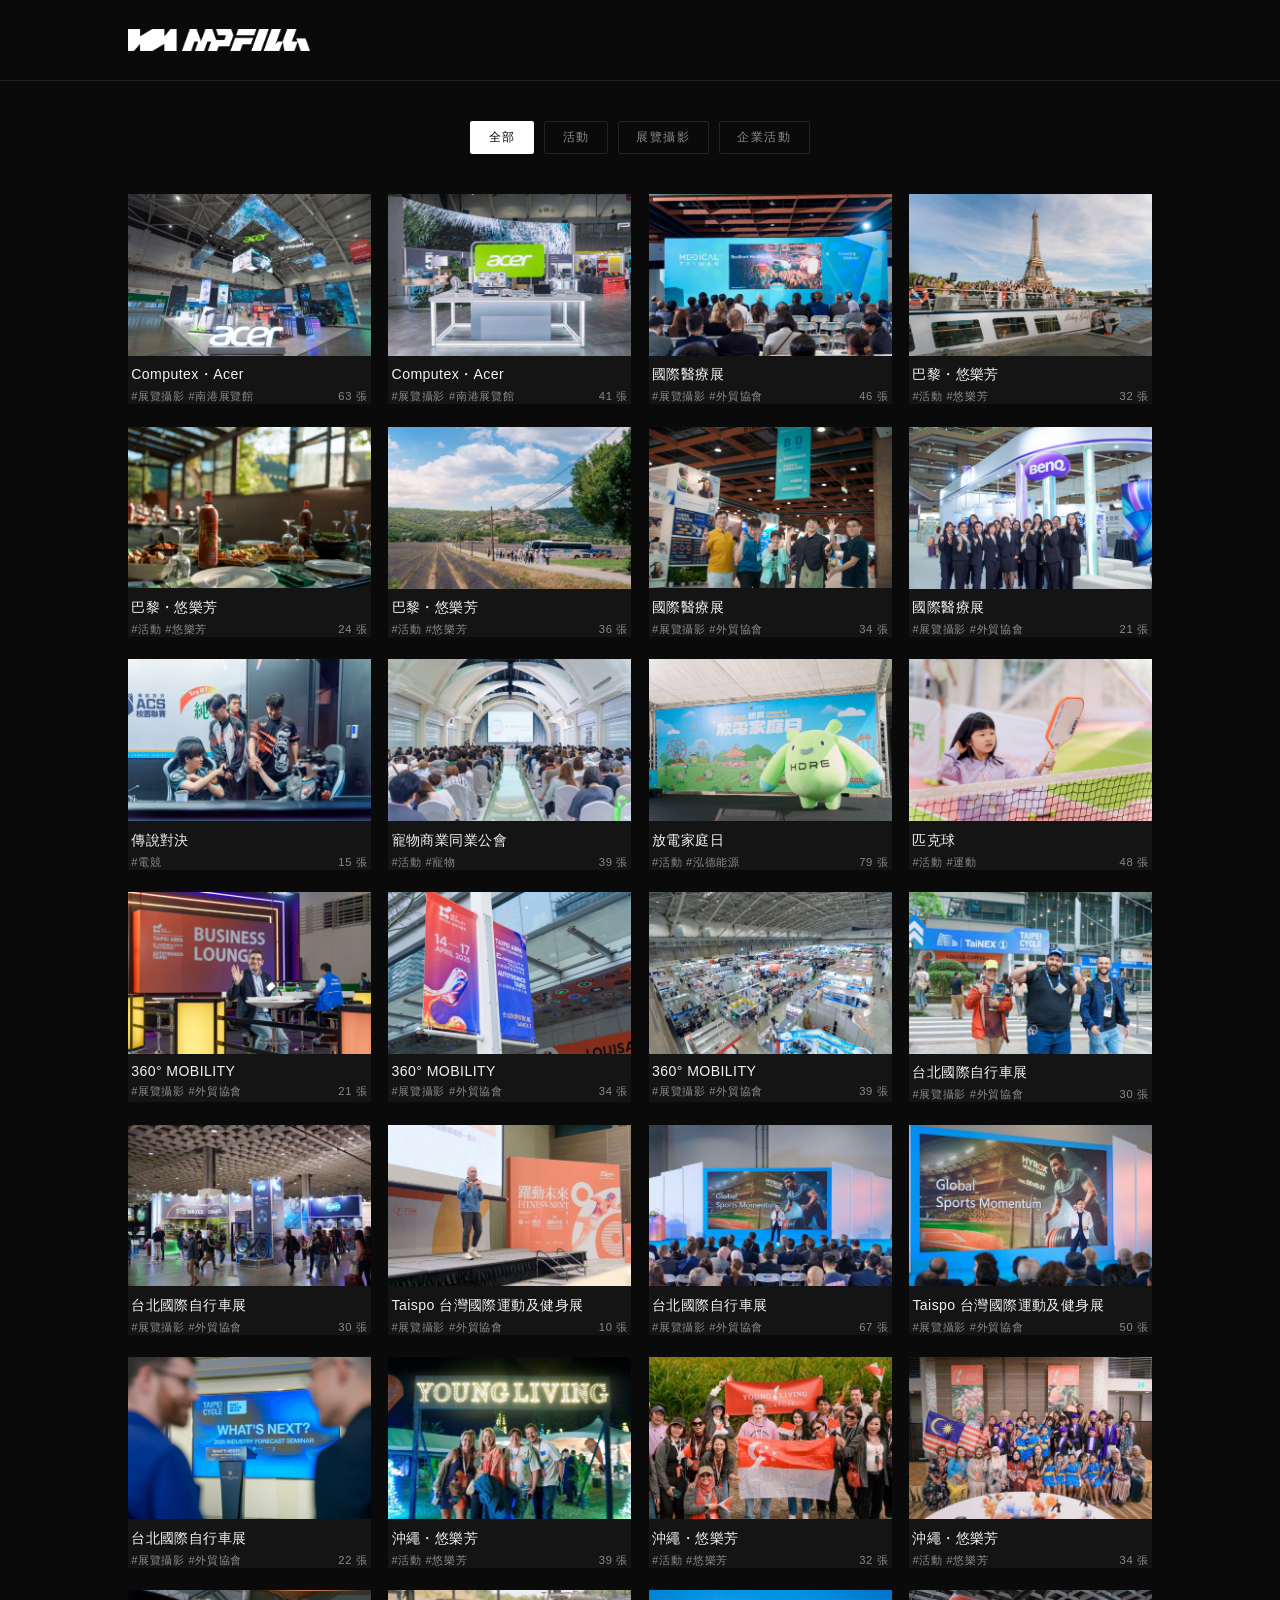
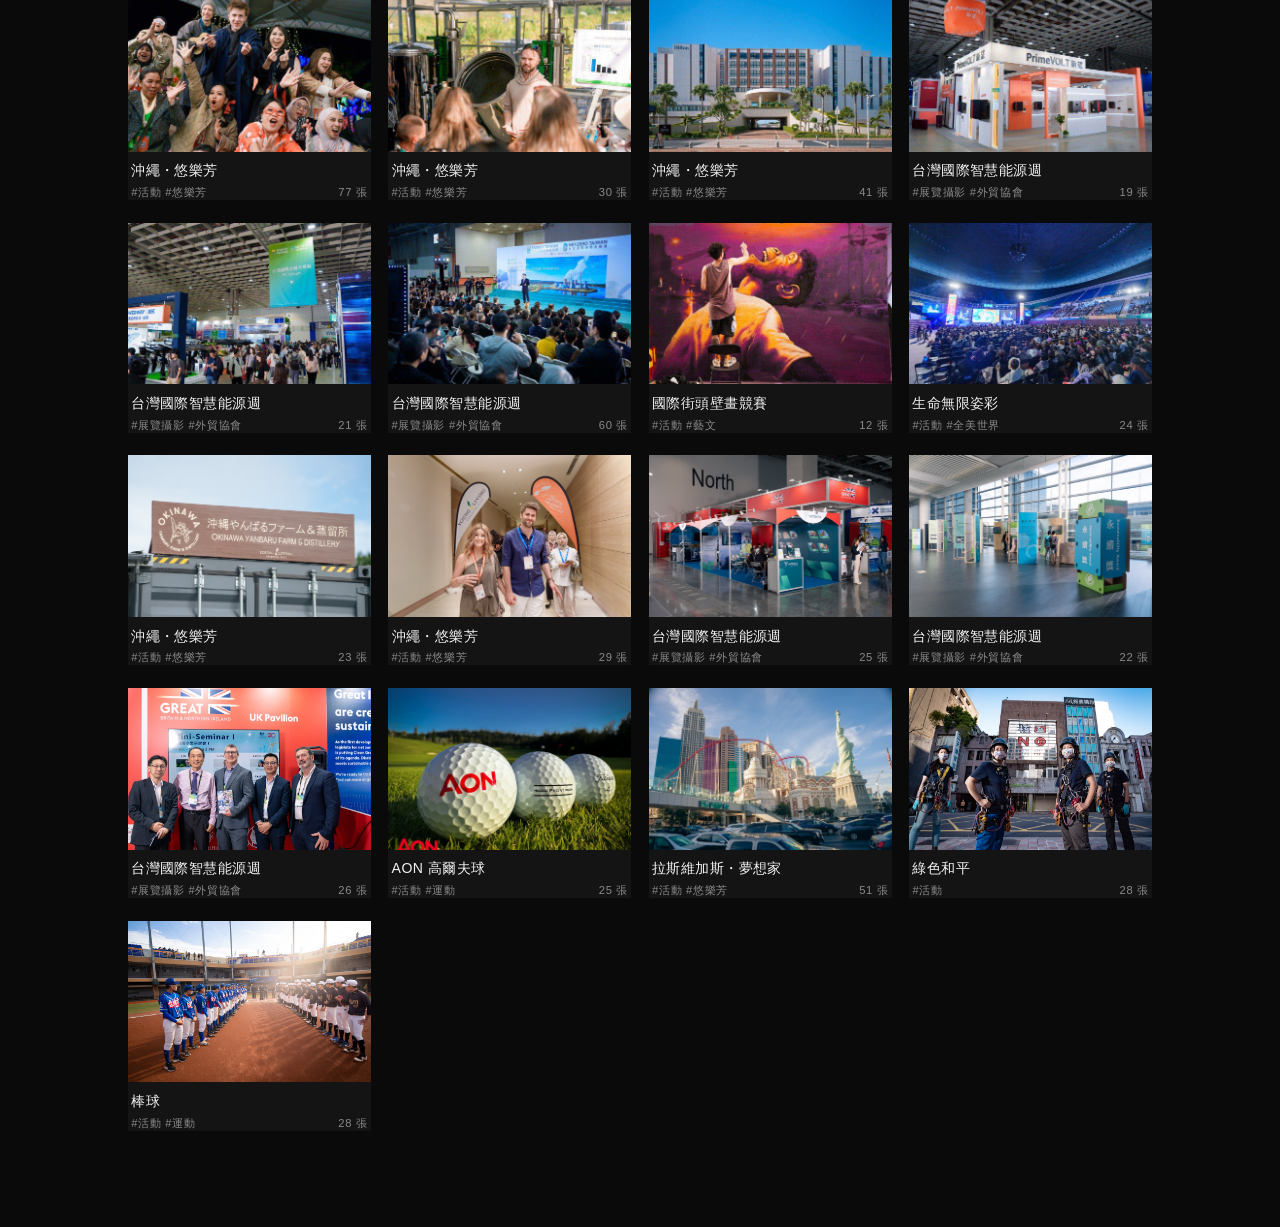
<file: collab-photos.html>
<!DOCTYPE html>
<html lang="zh-Hant">
<head>
<meta charset="UTF-8" />
<meta name="viewport" content="width=device-width, initial-scale=1.0" />
<title>Vincent Liao — Photography</title>
<style>
  :root {
    --bg: #0a0a0a;
    --surface: #141414;
    --text: #f2f2f2;
    --muted: #8a8a8a;
    --border: rgba(255,255,255,0.1);
    --accent: #ffffff;
  }
  * { box-sizing: border-box; }
  html, body {
    margin: 0; padding: 0;
    background: var(--bg);
    color: var(--text);
    font-family: 'Helvetica Neue', Arial, 'Noto Sans TC', sans-serif;
    -webkit-font-smoothing: antialiased;
  }

  .top {
    display: flex; align-items: center;
    padding: 1.8rem 10%;
    border-bottom: 1px solid var(--border);
  }
  .top-logo { height: 22px; width: auto; display: block; }

  .page { padding: 2.5rem 10% 6rem; }

  .tabs {
    display: flex; justify-content: center; gap: 0.6rem; flex-wrap: wrap;
    margin-bottom: 2.5rem; padding-bottom: 0;
  }
  .tab {
    font-size: 0.78rem; letter-spacing: 0.12em;
    padding: 0.45rem 1.1rem; border: 1px solid var(--border); border-radius: 2px;
    background: none; color: var(--muted); cursor: pointer; transition: all 0.2s;
  }
  .tab:hover, .tab.active { background: var(--accent); border-color: var(--accent); color: #000; }

  .grid {
    display: grid; grid-template-columns: repeat(4, 1fr); gap: 1.4rem 1.1rem;
  }
  @media (max-width: 1100px) { .grid { grid-template-columns: repeat(3, 1fr); } }
  @media (max-width: 900px)  { .grid { grid-template-columns: repeat(2, 1fr); } }
  @media (max-width: 700px) {
    .top { padding: 1.8rem 3% 1.4rem; }
    .page { padding: 1.8rem 3% 4rem; }
    .grid { grid-template-columns: repeat(2, 1fr); gap: 0.8rem; }
  }

  .card {
    display: block; text-decoration: none; color: inherit; background: var(--surface); cursor: pointer;
  }
  .card-thumb { aspect-ratio: 3/2; overflow: hidden; background: var(--surface); }
  .card-thumb img { width: 100%; height: 100%; object-fit: cover; display: block; transition: transform 0.5s ease; }
  .card:hover .card-thumb img { transform: scale(1.05); }
  .card-info { padding: 0.6rem 0.2rem 0; }
  .card-name { font-size: 0.88rem; letter-spacing: 0.03em; margin-bottom: 0.3rem; }
  .card-meta { display: flex; justify-content: space-between; font-size: 0.7rem; color: var(--muted); letter-spacing: 0.06em; }
</style>
</head>
<body>

  <div class="top">
    <a href="https://mypleasurefilm.com/"><img class="top-logo" src="images/mpfilm-logo-white.png" alt="MPFILM" /></a>
  </div>

  <div class="page">
    <div class="tabs">
      <button class="tab active" data-cat="all">全部</button>
      <button class="tab" data-cat="activity">活動</button>
      <button class="tab" data-cat="exhibition">展覽攝影</button>
      <button class="tab" data-cat="corporate">企業活動</button>
    </div>

    <div class="grid" id="grid">
      <a class="card" data-cat="exhibition" href="collab-gallery.html?event=2026-06-02-Acer">
        <div class="card-thumb"><img src="images/photo/activity/2026-06-02-Acer.jpg" alt="Computex・Acer" loading="lazy" /></div>
        <div class="card-info">
          <div class="card-name">Computex・Acer</div>
          <div class="card-meta"><span class="card-tags">#展覽攝影 #南港展覽館</span><span class="card-count">63 張</span></div>
        </div>
      </a>
      <a class="card" data-cat="exhibition" href="collab-gallery.html?event=2026-06-03-Acer">
        <div class="card-thumb"><img src="images/photo/activity/2026-06-03-Acer.jpg" alt="Computex・Acer" loading="lazy" /></div>
        <div class="card-info">
          <div class="card-name">Computex・Acer</div>
          <div class="card-meta"><span class="card-tags">#展覽攝影 #南港展覽館</span><span class="card-count">41 張</span></div>
        </div>
      </a>
      <a class="card" data-cat="exhibition" href="collab-gallery.html?event=2026-06-25-國際醫療展">
        <div class="card-thumb"><img src="images/photo/activity/2026-06-25-國際醫療展.jpg" alt="國際醫療展" loading="lazy" /></div>
        <div class="card-info">
          <div class="card-name">國際醫療展</div>
          <div class="card-meta"><span class="card-tags">#展覽攝影 #外貿協會</span><span class="card-count">46 張</span></div>
        </div>
      </a>
      <a class="card" data-cat="activity" href="collab-gallery.html?event=2026-07-05-巴黎">
        <div class="card-thumb"><img src="images/photo/activity/2026-07-05-巴黎.jpg" alt="巴黎・悠樂芳" loading="lazy" /></div>
        <div class="card-info">
          <div class="card-name">巴黎・悠樂芳</div>
          <div class="card-meta"><span class="card-tags">#活動 #悠樂芳</span><span class="card-count">32 張</span></div>
        </div>
      </a>
      <a class="card" data-cat="activity" href="collab-gallery.html?event=2026-07-04-巴黎">
        <div class="card-thumb"><img src="images/photo/activity/2026-07-04-巴黎.jpg" alt="巴黎・悠樂芳" loading="lazy" /></div>
        <div class="card-info">
          <div class="card-name">巴黎・悠樂芳</div>
          <div class="card-meta"><span class="card-tags">#活動 #悠樂芳</span><span class="card-count">24 張</span></div>
        </div>
      </a>
      <a class="card" data-cat="activity" href="collab-gallery.html?event=2026-07-01-巴黎">
        <div class="card-thumb"><img src="images/photo/activity/2026-07-01-巴黎.jpg" alt="巴黎・悠樂芳" loading="lazy" /></div>
        <div class="card-info">
          <div class="card-name">巴黎・悠樂芳</div>
          <div class="card-meta"><span class="card-tags">#活動 #悠樂芳</span><span class="card-count">36 張</span></div>
        </div>
      </a>
      <a class="card" data-cat="exhibition" href="collab-gallery.html?event=2026-06-27-國際醫療展">
        <div class="card-thumb"><img src="images/photo/activity/2026-06-27-國際醫療展.jpg" alt="國際醫療展" loading="lazy" /></div>
        <div class="card-info">
          <div class="card-name">國際醫療展</div>
          <div class="card-meta"><span class="card-tags">#展覽攝影 #外貿協會</span><span class="card-count">34 張</span></div>
        </div>
      </a>
      <a class="card" data-cat="exhibition" href="collab-gallery.html?event=2026-06-26-國際醫療展">
        <div class="card-thumb"><img src="images/photo/activity/2026-06-26-國際醫療展.jpg" alt="國際醫療展" loading="lazy" /></div>
        <div class="card-info">
          <div class="card-name">國際醫療展</div>
          <div class="card-meta"><span class="card-tags">#展覽攝影 #外貿協會</span><span class="card-count">21 張</span></div>
        </div>
      </a>
      <a class="card" data-cat="esports" href="collab-gallery.html?event=2026-06-06-傳說對決">
        <div class="card-thumb"><img src="images/photo/activity/2026-06-06-傳說對決.jpg" alt="傳說對決" loading="lazy" /></div>
        <div class="card-info">
          <div class="card-name">傳說對決</div>
          <div class="card-meta"><span class="card-tags">#電競</span><span class="card-count">15 張</span></div>
        </div>
      </a>
      <a class="card" data-cat="activity" href="collab-gallery.html?event=2026-05-21-寵物商業同業公會">
        <div class="card-thumb"><img src="images/photo/activity/2026-05-21-寵物商業同業公會.jpg" alt="寵物商業同業公會" loading="lazy" /></div>
        <div class="card-info">
          <div class="card-name">寵物商業同業公會</div>
          <div class="card-meta"><span class="card-tags">#活動 #寵物</span><span class="card-count">39 張</span></div>
        </div>
      </a>
      <a class="card" data-cat="activity" href="collab-gallery.html?event=2026-05-16-放電家庭日">
        <div class="card-thumb"><img src="images/photo/activity/2026-05-16-放電家庭日.jpg" alt="放電家庭日" loading="lazy" /></div>
        <div class="card-info">
          <div class="card-name">放電家庭日</div>
          <div class="card-meta"><span class="card-tags">#活動 #泓德能源</span><span class="card-count">79 張</span></div>
        </div>
      </a>
      <a class="card" data-cat="activity" href="collab-gallery.html?event=2026-04-25-匹克球">
        <div class="card-thumb"><img src="images/photo/activity/2026-04-25-匹克球.jpg" alt="匹克球" loading="lazy" /></div>
        <div class="card-info">
          <div class="card-name">匹克球</div>
          <div class="card-meta"><span class="card-tags">#活動 #運動</span><span class="card-count">48 張</span></div>
        </div>
      </a>
      <a class="card" data-cat="exhibition" href="collab-gallery.html?event=2026-04-17-360-MOBILITY-Mega-Shows">
        <div class="card-thumb"><img src="images/photo/activity/2026-04-17-360-MOBILITY-Mega-Shows.jpg" alt="360° MOBILITY" loading="lazy" /></div>
        <div class="card-info">
          <div class="card-name">360° MOBILITY</div>
          <div class="card-meta"><span class="card-tags">#展覽攝影 #外貿協會</span><span class="card-count">21 張</span></div>
        </div>
      </a>
      <a class="card" data-cat="exhibition" href="collab-gallery.html?event=2026-04-16-360-MOBILITY-Mega-Shows">
        <div class="card-thumb"><img src="images/photo/activity/2026-04-16-360-MOBILITY-Mega-Shows.jpg" alt="360° MOBILITY" loading="lazy" /></div>
        <div class="card-info">
          <div class="card-name">360° MOBILITY</div>
          <div class="card-meta"><span class="card-tags">#展覽攝影 #外貿協會</span><span class="card-count">34 張</span></div>
        </div>
      </a>
      <a class="card" data-cat="exhibition" href="collab-gallery.html?event=2026-04-14-360-MOBILITY-Mega-Shows">
        <div class="card-thumb"><img src="images/photo/activity/2026-04-14-360-MOBILITY-Mega-Shows.jpg" alt="360° MOBILITY" loading="lazy" /></div>
        <div class="card-info">
          <div class="card-name">360° MOBILITY</div>
          <div class="card-meta"><span class="card-tags">#展覽攝影 #外貿協會</span><span class="card-count">39 張</span></div>
        </div>
      </a>
      <a class="card" data-cat="exhibition" href="collab-gallery.html?event=2026-03-28-台北國際自行車展">
        <div class="card-thumb"><img src="images/photo/activity/2026-03-28-台北國際自行車展.jpg" alt="台北國際自行車展" loading="lazy" /></div>
        <div class="card-info">
          <div class="card-name">台北國際自行車展</div>
          <div class="card-meta"><span class="card-tags">#展覽攝影 #外貿協會</span><span class="card-count">30 張</span></div>
        </div>
      </a>
      <a class="card" data-cat="exhibition" href="collab-gallery.html?event=2026-03-26-台北國際自行車展">
        <div class="card-thumb"><img src="images/photo/activity/2026-03-26-台北國際自行車展.jpg" alt="台北國際自行車展" loading="lazy" /></div>
        <div class="card-info">
          <div class="card-name">台北國際自行車展</div>
          <div class="card-meta"><span class="card-tags">#展覽攝影 #外貿協會</span><span class="card-count">30 張</span></div>
        </div>
      </a>
      <a class="card" data-cat="exhibition" href="collab-gallery.html?event=2026-03-26-Taispo">
        <div class="card-thumb"><img src="images/photo/activity/2026-03-26-Taispo.jpg" alt="Taispo 台灣國際運動及健身展" loading="lazy" /></div>
        <div class="card-info">
          <div class="card-name">Taispo 台灣國際運動及健身展</div>
          <div class="card-meta"><span class="card-tags">#展覽攝影 #外貿協會</span><span class="card-count">10 張</span></div>
        </div>
      </a>
      <a class="card" data-cat="exhibition" href="collab-gallery.html?event=2026-03-25-台北國際自行車展">
        <div class="card-thumb"><img src="images/photo/activity/2026-03-25-台北國際自行車展.jpg" alt="台北國際自行車展" loading="lazy" /></div>
        <div class="card-info">
          <div class="card-name">台北國際自行車展</div>
          <div class="card-meta"><span class="card-tags">#展覽攝影 #外貿協會</span><span class="card-count">67 張</span></div>
        </div>
      </a>
      <a class="card" data-cat="exhibition" href="collab-gallery.html?event=2026-03-25-Taispo">
        <div class="card-thumb"><img src="images/photo/activity/2026-03-25-Taispo.jpg" alt="Taispo 台灣國際運動及健身展" loading="lazy" /></div>
        <div class="card-info">
          <div class="card-name">Taispo 台灣國際運動及健身展</div>
          <div class="card-meta"><span class="card-tags">#展覽攝影 #外貿協會</span><span class="card-count">50 張</span></div>
        </div>
      </a>
      <a class="card" data-cat="exhibition" href="collab-gallery.html?event=2026-03-24-台北國際自行車展">
        <div class="card-thumb"><img src="images/photo/activity/2026-03-24-台北國際自行車展.jpg" alt="台北國際自行車展" loading="lazy" /></div>
        <div class="card-info">
          <div class="card-name">台北國際自行車展</div>
          <div class="card-meta"><span class="card-tags">#展覽攝影 #外貿協會</span><span class="card-count">22 張</span></div>
        </div>
      </a>
      <a class="card" data-cat="activity" href="collab-gallery.html?event=2026-01-18-沖繩">
        <div class="card-thumb"><img src="images/photo/activity/2026-01-18-沖繩.jpg" alt="沖繩・悠樂芳" loading="lazy" /></div>
        <div class="card-info">
          <div class="card-name">沖繩・悠樂芳</div>
          <div class="card-meta"><span class="card-tags">#活動 #悠樂芳</span><span class="card-count">39 張</span></div>
        </div>
      </a>
      <a class="card" data-cat="activity" href="collab-gallery.html?event=2026-01-17-沖繩">
        <div class="card-thumb"><img src="images/photo/activity/2026-01-17-沖繩.jpg" alt="沖繩・悠樂芳" loading="lazy" /></div>
        <div class="card-info">
          <div class="card-name">沖繩・悠樂芳</div>
          <div class="card-meta"><span class="card-tags">#活動 #悠樂芳</span><span class="card-count">32 張</span></div>
        </div>
      </a>
      <a class="card" data-cat="activity" href="collab-gallery.html?event=2026-01-16-沖繩">
        <div class="card-thumb"><img src="images/photo/activity/2026-01-16-沖繩.jpg" alt="沖繩・悠樂芳" loading="lazy" /></div>
        <div class="card-info">
          <div class="card-name">沖繩・悠樂芳</div>
          <div class="card-meta"><span class="card-tags">#活動 #悠樂芳</span><span class="card-count">34 張</span></div>
        </div>
      </a>
      <a class="card" data-cat="activity" href="collab-gallery.html?event=2026-01-11-沖繩">
        <div class="card-thumb"><img src="images/photo/activity/2026-01-11-沖繩.jpg" alt="沖繩・悠樂芳" loading="lazy" /></div>
        <div class="card-info">
          <div class="card-name">沖繩・悠樂芳</div>
          <div class="card-meta"><span class="card-tags">#活動 #悠樂芳</span><span class="card-count">77 張</span></div>
        </div>
      </a>
      <a class="card" data-cat="activity" href="collab-gallery.html?event=2026-01-10-沖繩">
        <div class="card-thumb"><img src="images/photo/activity/2026-01-10-沖繩.jpg" alt="沖繩・悠樂芳" loading="lazy" /></div>
        <div class="card-info">
          <div class="card-name">沖繩・悠樂芳</div>
          <div class="card-meta"><span class="card-tags">#活動 #悠樂芳</span><span class="card-count">30 張</span></div>
        </div>
      </a>
      <a class="card" data-cat="activity" href="collab-gallery.html?event=2026-01-09-沖繩">
        <div class="card-thumb"><img src="images/photo/activity/2026-01-09-沖繩.jpg" alt="沖繩・悠樂芳" loading="lazy" /></div>
        <div class="card-info">
          <div class="card-name">沖繩・悠樂芳</div>
          <div class="card-meta"><span class="card-tags">#活動 #悠樂芳</span><span class="card-count">41 張</span></div>
        </div>
      </a>
      <a class="card" data-cat="exhibition" href="collab-gallery.html?event=2025-10-31-台灣國際智慧能源週">
        <div class="card-thumb"><img src="images/photo/activity/2025-10-31-台灣國際智慧能源週.jpg" alt="台灣國際智慧能源週" loading="lazy" /></div>
        <div class="card-info">
          <div class="card-name">台灣國際智慧能源週</div>
          <div class="card-meta"><span class="card-tags">#展覽攝影 #外貿協會</span><span class="card-count">19 張</span></div>
        </div>
      </a>
      <a class="card" data-cat="exhibition" href="collab-gallery.html?event=2025-10-30-台灣國際智慧能源週">
        <div class="card-thumb"><img src="images/photo/activity/2025-10-30-台灣國際智慧能源週.jpg" alt="台灣國際智慧能源週" loading="lazy" /></div>
        <div class="card-info">
          <div class="card-name">台灣國際智慧能源週</div>
          <div class="card-meta"><span class="card-tags">#展覽攝影 #外貿協會</span><span class="card-count">21 張</span></div>
        </div>
      </a>
      <a class="card" data-cat="exhibition" href="collab-gallery.html?event=2025-10-29-台灣國際智慧能源週">
        <div class="card-thumb"><img src="images/photo/activity/2025-10-29-台灣國際智慧能源週.jpg" alt="台灣國際智慧能源週" loading="lazy" /></div>
        <div class="card-info">
          <div class="card-name">台灣國際智慧能源週</div>
          <div class="card-meta"><span class="card-tags">#展覽攝影 #外貿協會</span><span class="card-count">60 張</span></div>
        </div>
      </a>
      <a class="card" data-cat="activity" href="collab-gallery.html?event=2025-08-30-國際街頭壁畫競賽">
        <div class="card-thumb"><img src="images/photo/activity/2025-08-30-國際街頭壁畫競賽.jpg" alt="國際街頭壁畫競賽" loading="lazy" /></div>
        <div class="card-info">
          <div class="card-name">國際街頭壁畫競賽</div>
          <div class="card-meta"><span class="card-tags">#活動 #藝文</span><span class="card-count">12 張</span></div>
        </div>
      </a>
      <a class="card" data-cat="activity" href="collab-gallery.html?event=2025-03-08-生命無限姿彩">
        <div class="card-thumb"><img src="images/photo/activity/2025-03-08-生命無限姿彩.jpg" alt="生命無限姿彩" loading="lazy" /></div>
        <div class="card-info">
          <div class="card-name">生命無限姿彩</div>
          <div class="card-meta"><span class="card-tags">#活動 #全美世界</span><span class="card-count">24 張</span></div>
        </div>
      </a>
      <a class="card" data-cat="activity" href="collab-gallery.html?event=2024-11-16-沖繩">
        <div class="card-thumb"><img src="images/photo/activity/2024-11-16-沖繩.jpg" alt="沖繩・悠樂芳" loading="lazy" /></div>
        <div class="card-info">
          <div class="card-name">沖繩・悠樂芳</div>
          <div class="card-meta"><span class="card-tags">#活動 #悠樂芳</span><span class="card-count">23 張</span></div>
        </div>
      </a>
      <a class="card" data-cat="activity" href="collab-gallery.html?event=2024-11-15-沖繩">
        <div class="card-thumb"><img src="images/photo/activity/2024-11-15-沖繩.jpg" alt="沖繩・悠樂芳" loading="lazy" /></div>
        <div class="card-info">
          <div class="card-name">沖繩・悠樂芳</div>
          <div class="card-meta"><span class="card-tags">#活動 #悠樂芳</span><span class="card-count">29 張</span></div>
        </div>
      </a>
      <a class="card" data-cat="exhibition" href="collab-gallery.html?event=2024-10-06-台灣國際智慧能源週">
        <div class="card-thumb"><img src="images/photo/activity/2024-10-06-台灣國際智慧能源週.jpg" alt="台灣國際智慧能源週" loading="lazy" /></div>
        <div class="card-info">
          <div class="card-name">台灣國際智慧能源週</div>
          <div class="card-meta"><span class="card-tags">#展覽攝影 #外貿協會</span><span class="card-count">25 張</span></div>
        </div>
      </a>
      <a class="card" data-cat="exhibition" href="collab-gallery.html?event=2024-10-05-台灣國際智慧能源週">
        <div class="card-thumb"><img src="images/photo/activity/2024-10-05-台灣國際智慧能源週.jpg" alt="台灣國際智慧能源週" loading="lazy" /></div>
        <div class="card-info">
          <div class="card-name">台灣國際智慧能源週</div>
          <div class="card-meta"><span class="card-tags">#展覽攝影 #外貿協會</span><span class="card-count">22 張</span></div>
        </div>
      </a>
      <a class="card" data-cat="exhibition" href="collab-gallery.html?event=2024-10-04-台灣國際智慧能源週">
        <div class="card-thumb"><img src="images/photo/activity/2024-10-04-台灣國際智慧能源週.jpg" alt="台灣國際智慧能源週" loading="lazy" /></div>
        <div class="card-info">
          <div class="card-name">台灣國際智慧能源週</div>
          <div class="card-meta"><span class="card-tags">#展覽攝影 #外貿協會</span><span class="card-count">26 張</span></div>
        </div>
      </a>
      <a class="card" data-cat="activity" href="collab-gallery.html?event=2023-05-27-AON高爾夫球">
        <div class="card-thumb"><img src="images/photo/activity/2023-05-27-AON高爾夫球.jpg" alt="AON 高爾夫球" loading="lazy" /></div>
        <div class="card-info">
          <div class="card-name">AON 高爾夫球</div>
          <div class="card-meta"><span class="card-tags">#活動 #運動</span><span class="card-count">25 張</span></div>
        </div>
      </a>
      <a class="card" data-cat="activity" href="collab-gallery.html?event=2022-11-08-拉斯維加斯">
        <div class="card-thumb"><img src="images/photo/activity/2022-11-08-拉斯維加斯.jpg" alt="拉斯維加斯・夢想家" loading="lazy" /></div>
        <div class="card-info">
          <div class="card-name">拉斯維加斯・夢想家</div>
          <div class="card-meta"><span class="card-tags">#活動 #悠樂芳</span><span class="card-count">51 張</span></div>
        </div>
      </a>
      <a class="card" data-cat="activity" href="collab-gallery.html?event=2021-10-03-綠色和平">
        <div class="card-thumb"><img src="images/photo/activity/2021-10-03-綠色和平.jpg" alt="綠色和平" loading="lazy" /></div>
        <div class="card-info">
          <div class="card-name">綠色和平</div>
          <div class="card-meta"><span class="card-tags">#活動</span><span class="card-count">28 張</span></div>
        </div>
      </a>
      <a class="card" data-cat="activity" href="collab-gallery.html?event=2019-12-27-棒球">
        <div class="card-thumb"><img src="images/photo/activity/2019-12-27-棒球.jpg" alt="棒球" loading="lazy" /></div>
        <div class="card-info">
          <div class="card-name">棒球</div>
          <div class="card-meta"><span class="card-tags">#活動 #運動</span><span class="card-count">28 張</span></div>
        </div>
      </a>
    </div>
  </div>

<script>
  const tabs = document.querySelectorAll('.tab');
  const cards = document.querySelectorAll('.card');
  tabs.forEach(tab => {
    tab.addEventListener('click', () => {
      tabs.forEach(t => t.classList.remove('active'));
      tab.classList.add('active');
      const cat = tab.dataset.cat;
      cards.forEach(card => {
        const show = cat === 'all' || card.dataset.cat === cat;
        card.style.display = show ? '' : 'none';
      });
    });
  });
</script>
</body>
</html>
</file>
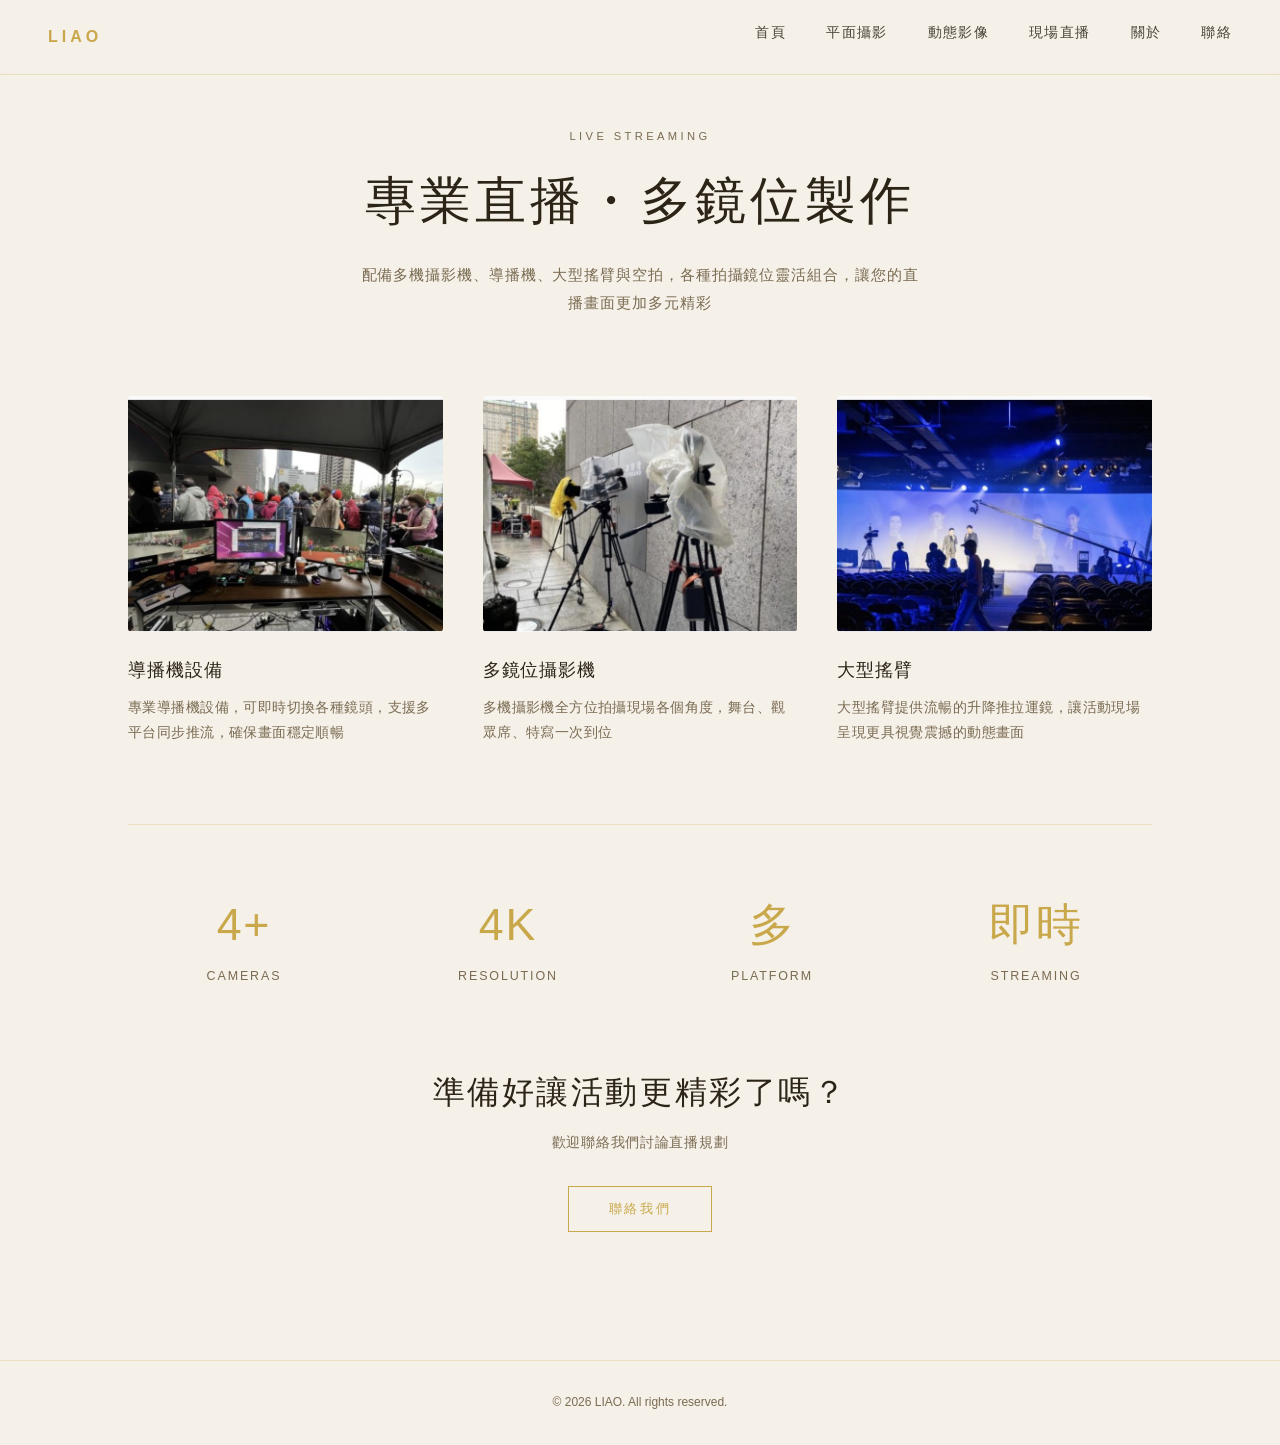
<file: live.html>
<!DOCTYPE html>
<html lang="zh-Hant">
<head>
  <meta charset="UTF-8" />
  <meta name="viewport" content="width=device-width, initial-scale=1.0" />
  <title>現場直播 | LIAO</title>
  <link rel="stylesheet" href="css/style.css" />
  <style>
    .live-page { padding: 8rem 10% 6rem; }

    /* Hero */
    .live-hero {
      text-align: center;
      margin-bottom: 5rem;
    }
    .live-tag {
      font-size: 0.7rem;
      letter-spacing: 0.3em;
      color: var(--muted);
      text-transform: uppercase;
      margin-bottom: 0.9rem;
    }
    .live-title {
      font-size: clamp(2rem, 4vw, 3.2rem);
      font-weight: 300;
      letter-spacing: 0.08em;
      margin-bottom: 1.2rem;
    }
    .live-sub {
      font-size: 0.95rem;
      color: var(--muted);
      letter-spacing: 0.06em;
      line-height: 1.8;
      max-width: 560px;
      margin: 0 auto;
    }

    /* Feature cards */
    .live-features {
      display: grid;
      grid-template-columns: repeat(3, 1fr);
      gap: 2.5rem;
      margin-bottom: 5rem;
    }

    .live-feature-img {
      aspect-ratio: 4/3;
      overflow: hidden;
      border-radius: 4px;
      background: var(--surface);
      margin-bottom: 1.4rem;
    }
    .live-feature-img img {
      width: 100%; height: 100%;
      object-fit: cover;
      display: block;
      transition: transform 0.4s ease;
    }
    .live-feature:hover .live-feature-img img { transform: scale(1.04); }

    .live-feature-title {
      font-size: 1.15rem;
      font-weight: 400;
      letter-spacing: 0.05em;
      margin-bottom: 0.7rem;
    }
    .live-feature-desc {
      font-size: 0.88rem;
      color: var(--muted);
      line-height: 1.75;
      letter-spacing: 0.03em;
    }

    /* Specs */
    .live-specs {
      border-top: 1px solid var(--border);
      padding-top: 4rem;
      display: grid;
      grid-template-columns: repeat(4, 1fr);
      gap: 2rem;
      text-align: center;
    }
    .live-spec-num {
      font-size: clamp(2rem, 3.5vw, 2.8rem);
      font-weight: 200;
      letter-spacing: 0.04em;
      color: var(--accent);
      margin-bottom: 0.4rem;
    }
    .live-spec-label {
      font-size: 0.78rem;
      color: var(--muted);
      letter-spacing: 0.15em;
    }

    /* CTA */
    .live-cta {
      text-align: center;
      padding: 5rem 0 2rem;
    }
    .live-cta-title {
      font-size: clamp(1.4rem, 2.5vw, 2rem);
      font-weight: 300;
      letter-spacing: 0.08em;
      margin-bottom: 0.8rem;
    }
    .live-cta-sub {
      font-size: 0.88rem;
      color: var(--muted);
      margin-bottom: 2rem;
      letter-spacing: 0.05em;
    }

    @media (max-width: 1000px) {
      .live-features { grid-template-columns: repeat(2, 1fr); gap: 2rem; }
      .live-specs { grid-template-columns: repeat(2, 1fr); }
    }
    @media (max-width: 600px) {
      .live-page { padding: 6rem 3% 4rem; }
      .live-features { grid-template-columns: 1fr; gap: 1.8rem; }
      .live-specs { grid-template-columns: repeat(2, 1fr); gap: 1.5rem; }
    }
  </style>
</head>
<body>

  <nav class="nav">
    <a href="index.html" class="nav-logo">LIAO</a>
    <ul class="nav-links">
      <li><a href="index.html">首頁</a></li>
      <li><a href="photo.html">平面攝影</a></li>
      <li class="nav-dropdown">
        <a href="video.html">動態影像</a>
        <ul class="nav-dropdown-menu">
          <li><a href="video.html#xingxiang">形象影片</a></li>
          <li><a href="event.html">活動紀錄</a></li>
          <li><a href="video.html#chanpin">產品</a></li>
          <li><a href="video.html#fangtan">訪談</a></li>
          <li><a href="video.html#mv">ＭＶ</a></li>
          <li><a href="video.html#reels">Reels</a></li>
        </ul>
      </li>
      <li><a href="live.html" class="active">現場直播</a></li>
      <li><a href="index.html#about">關於</a></li>
      <li><a href="index.html#contact">聯絡</a></li>
    </ul>
    <button class="nav-burger" aria-label="menu">&#9776;</button>
  </nav>

  <div class="live-page">

    <!-- Hero -->
    <div class="live-hero">
      <p class="live-tag">LIVE STREAMING</p>
      <h1 class="live-title">專業直播・多鏡位製作</h1>
      <p class="live-sub">配備多機攝影機、導播機、大型搖臂與空拍，各種拍攝鏡位靈活組合，讓您的直播畫面更加多元精彩</p>
    </div>

    <!-- Features -->
    <div class="live-features">

      <div class="live-feature">
        <div class="live-feature-img">
          <img src="images/live/director.jpg" alt="導播機設備" loading="lazy" />
        </div>
        <h3 class="live-feature-title">導播機設備</h3>
        <p class="live-feature-desc">專業導播機設備，可即時切換各種鏡頭，支援多平台同步推流，確保畫面穩定順暢</p>
      </div>

      <div class="live-feature">
        <div class="live-feature-img">
          <img src="images/live/multicam.jpg" alt="多鏡位攝影機" loading="lazy" />
        </div>
        <h3 class="live-feature-title">多鏡位攝影機</h3>
        <p class="live-feature-desc">多機攝影機全方位拍攝現場各個角度，舞台、觀眾席、特寫一次到位</p>
      </div>

      <div class="live-feature">
        <div class="live-feature-img">
          <img src="images/live/jib.jpg" alt="大型搖臂" loading="lazy" />
        </div>
        <h3 class="live-feature-title">大型搖臂</h3>
        <p class="live-feature-desc">大型搖臂提供流暢的升降推拉運鏡，讓活動現場呈現更具視覺震撼的動態畫面</p>
      </div>

    </div>

    <!-- Specs -->
    <div class="live-specs">
      <div>
        <div class="live-spec-num">4+</div>
        <div class="live-spec-label">CAMERAS</div>
      </div>
      <div>
        <div class="live-spec-num">4K</div>
        <div class="live-spec-label">RESOLUTION</div>
      </div>
      <div>
        <div class="live-spec-num">多</div>
        <div class="live-spec-label">PLATFORM</div>
      </div>
      <div>
        <div class="live-spec-num">即時</div>
        <div class="live-spec-label">STREAMING</div>
      </div>
    </div>

    <!-- CTA -->
    <div class="live-cta">
      <h2 class="live-cta-title">準備好讓活動更精彩了嗎？</h2>
      <p class="live-cta-sub">歡迎聯絡我們討論直播規劃</p>
      <a href="index.html#contact" class="btn">聯絡我們</a>
    </div>

  </div>

  <footer class="footer">
    <p>&copy; 2026 LIAO. All rights reserved.</p>
  </footer>

  <script src="js/main.js"></script>
</body>
</html>
</file>
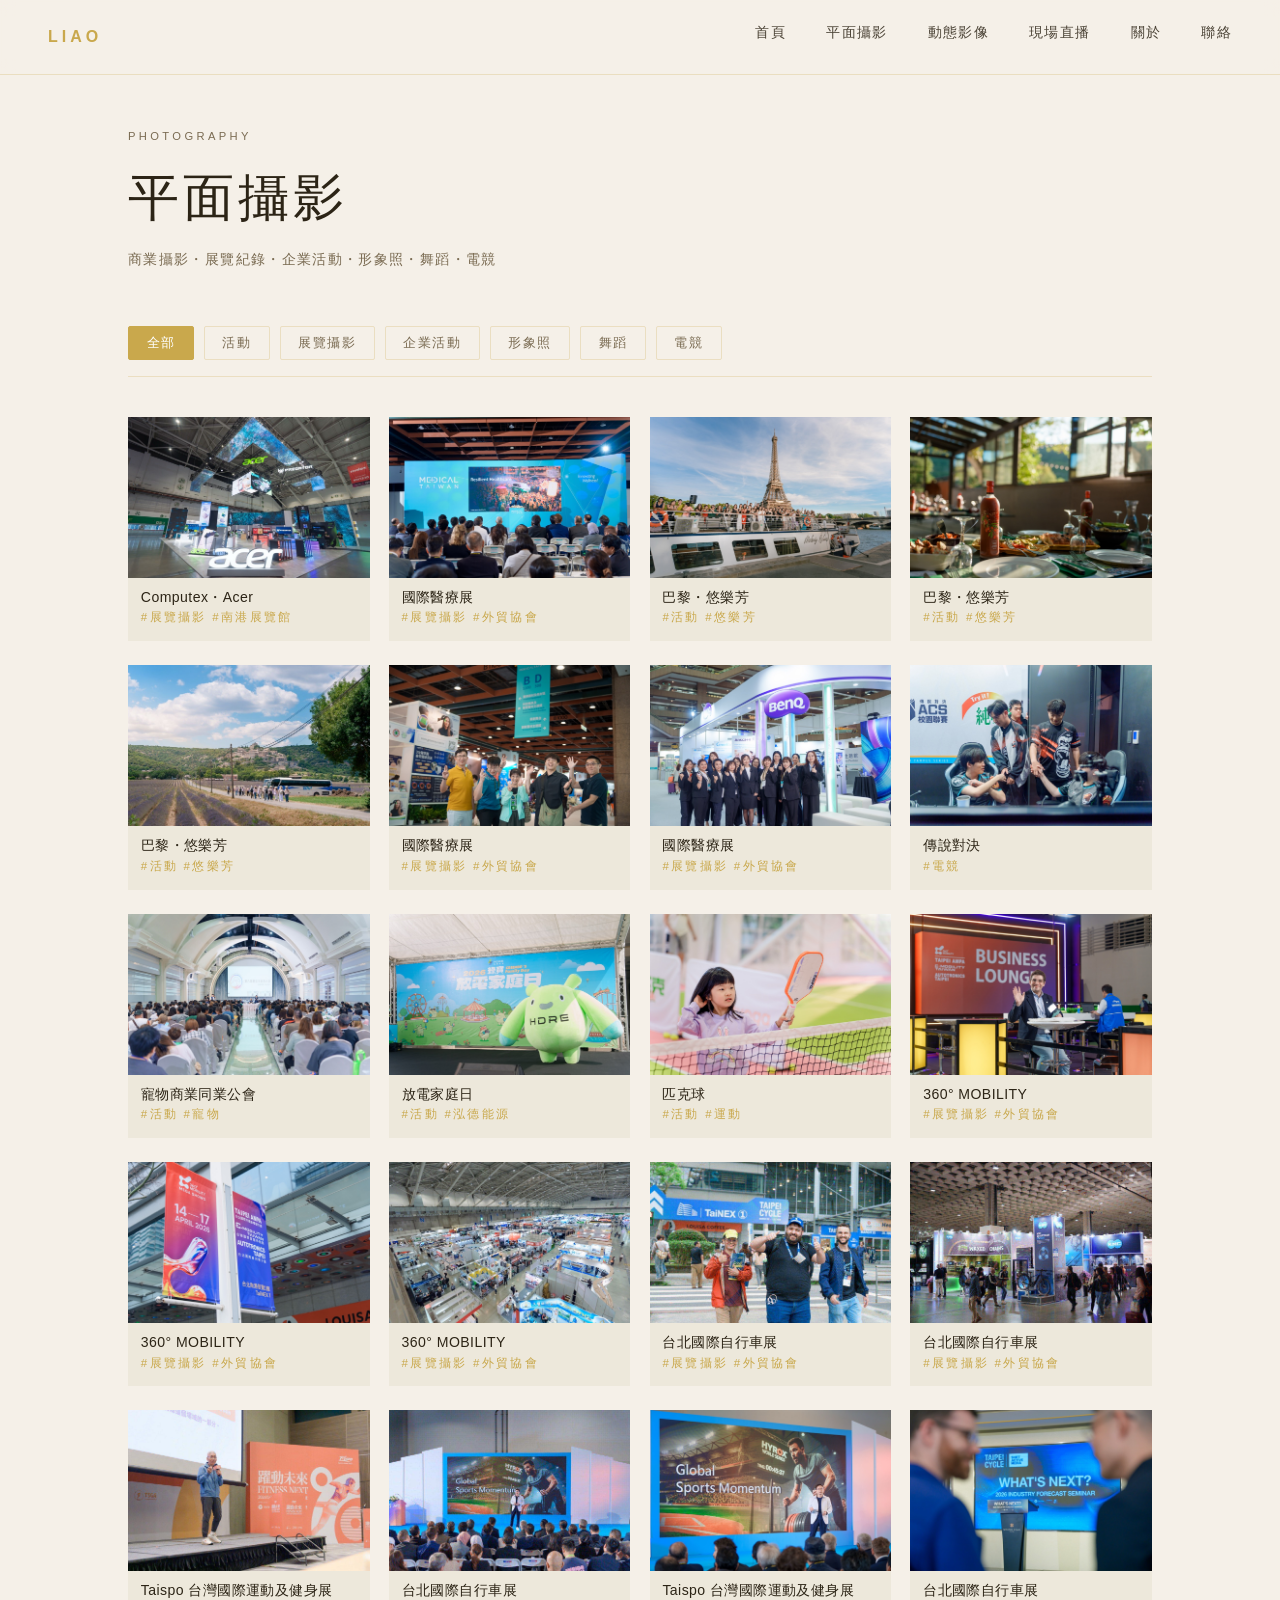
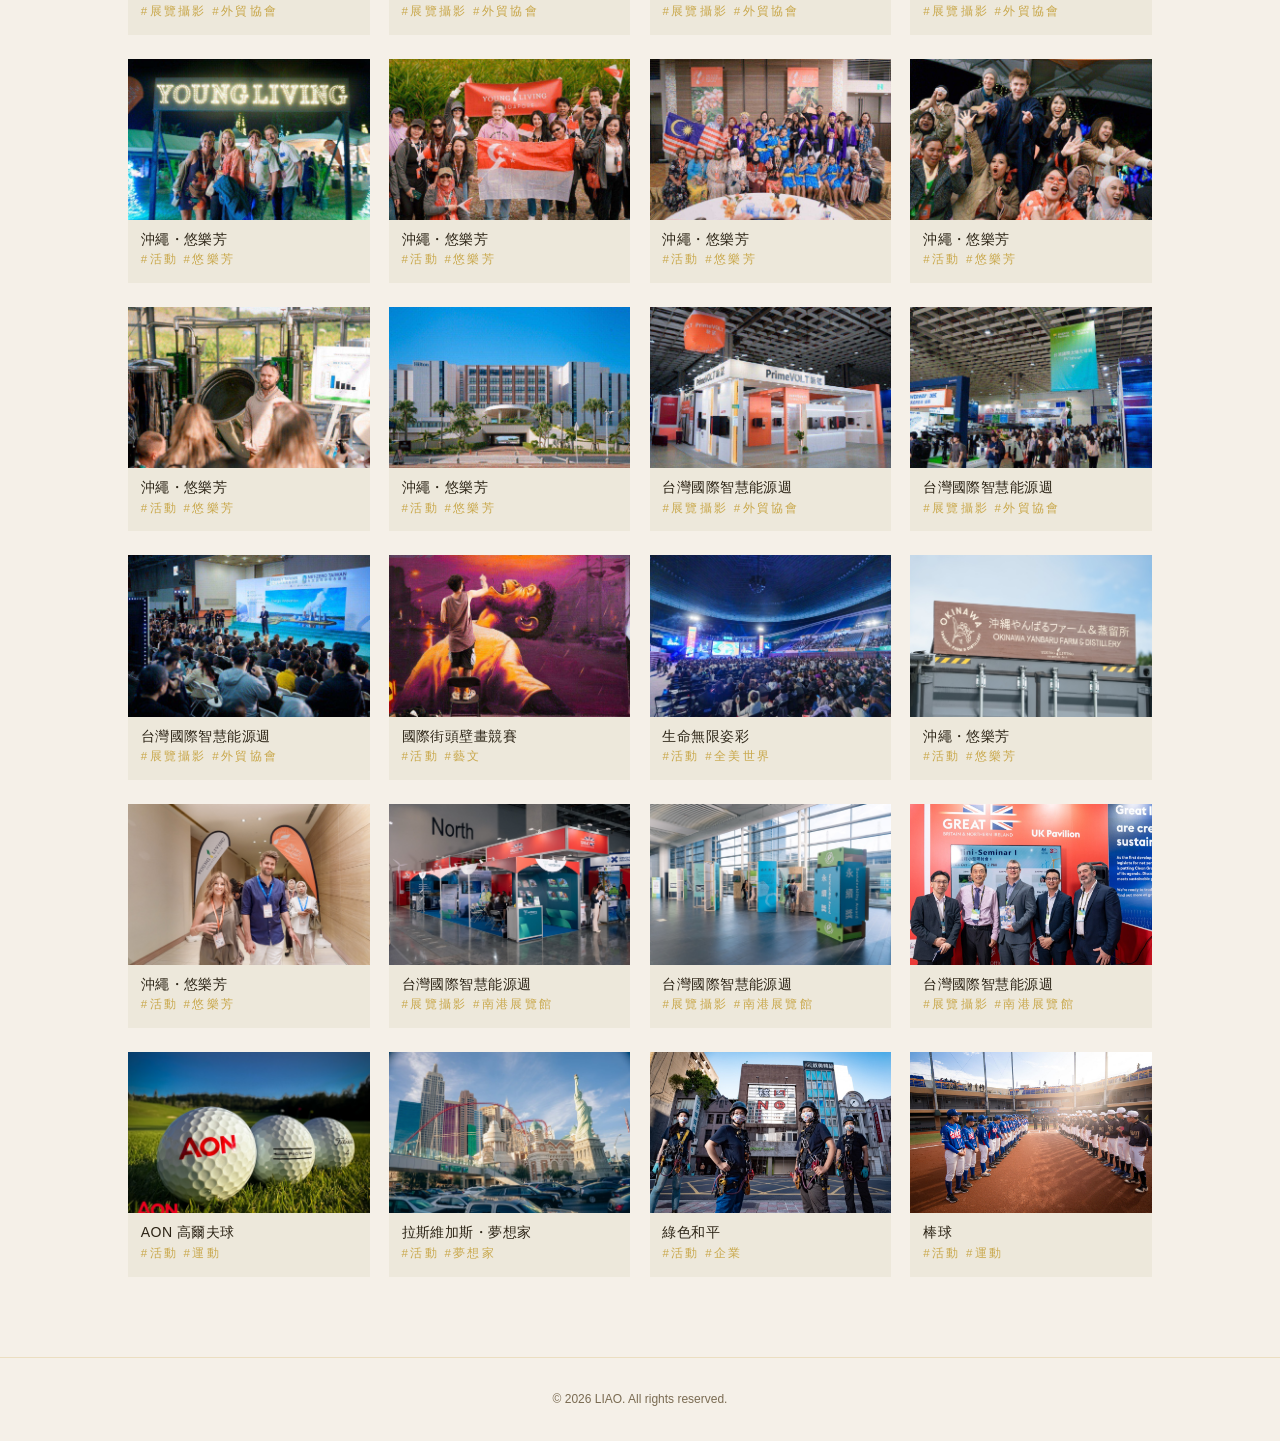
<file: photo.html>
<!DOCTYPE html>
<html lang="zh-Hant">
<head>
  <meta charset="UTF-8" />
  <meta name="viewport" content="width=device-width, initial-scale=1.0" />
  <title>平面攝影 | LIAO</title>
  <link rel="stylesheet" href="css/style.css" />
  <style>
    .photo-page {
      padding: 8rem 10% 5rem;
    }

    .photo-header {
      margin-bottom: 3.5rem;
    }

    .photo-tag {
      font-size: 0.7rem;
      letter-spacing: 0.3em;
      color: var(--muted);
      text-transform: uppercase;
      margin-bottom: 0.7rem;
    }

    .photo-title {
      font-size: clamp(2rem, 4vw, 3.2rem);
      font-weight: 300;
      letter-spacing: 0.08em;
      margin-bottom: 0.6rem;
    }

    .photo-sub {
      font-size: 0.85rem;
      color: var(--muted);
      letter-spacing: 0.1em;
    }

    /* 分類 tabs */
    .photo-tabs {
      display: flex;
      gap: 0.6rem;
      flex-wrap: wrap;
      margin-bottom: 2.5rem;
      border-bottom: 1px solid var(--border);
      padding-bottom: 1rem;
    }

    .photo-tab {
      font-size: 0.8rem;
      letter-spacing: 0.12em;
      padding: 0.45rem 1.1rem;
      border: 1px solid var(--border);
      border-radius: 2px;
      background: none;
      color: var(--muted);
      cursor: pointer;
      transition: all 0.2s;
    }

    .photo-tab:hover,
    .photo-tab.active {
      background: var(--accent);
      border-color: var(--accent);
      color: #fff;
    }

    /* 作品 grid */
    .photo-grid {
      display: grid;
      grid-template-columns: repeat(4, 1fr);
      gap: 1.5rem 1.2rem;
    }

    @media (max-width: 1100px) {
      .photo-grid { grid-template-columns: repeat(3, 1fr); }
    }
    @media (max-width: 900px) {
      .photo-grid { grid-template-columns: repeat(2, 1fr); }
    }
    @media (max-width: 600px) {
      .photo-page { padding: 6rem 3% 4rem; }
      .photo-grid { grid-template-columns: repeat(2, 1fr); gap: 0.8rem; }
    }

    .photo-card {
      cursor: pointer;
      background: var(--surface);
    }

    .photo-card-thumb {
      position: relative;
      aspect-ratio: 3/2;
      overflow: hidden;
      background: var(--surface);
    }

    .photo-card-thumb img {
      width: 100%;
      height: 100%;
      object-fit: cover;
      display: block;
      transition: transform 0.5s ease;
    }

    .photo-card:hover .photo-card-thumb img {
      transform: scale(1.05);
    }

    .photo-card-info {
      padding: 0.5rem 0.8rem 0.6rem;
      background: var(--surface);
    }

    .photo-card-label {
      font-size: 0.72rem;
      letter-spacing: 0.2em;
      color: var(--accent);
      text-transform: uppercase;
      margin-bottom: 0.3rem;
    }

    .photo-card-name {
      font-size: 0.88rem;
      color: var(--text);
      font-weight: 400;
      letter-spacing: 0.03em;
    }

    .photo-card { cursor: pointer; }
  </style>
</head>
<body>

  <nav class="nav">
    <a href="index.html" class="nav-logo">LIAO</a>
    <ul class="nav-links">
      <li><a href="index.html">首頁</a></li>
      <li><a href="photo.html">平面攝影</a></li>
      <li class="nav-dropdown">
        <a href="video.html">動態影像</a>
        <ul class="nav-dropdown-menu">
          <li><a href="video.html#xingxiang">形象影片</a></li>
          <li><a href="event.html">活動紀錄</a></li>
          <li><a href="video.html#chanpin">產品</a></li>
          <li><a href="video.html#fangtan">訪談</a></li>
          <li><a href="video.html#mv">ＭＶ</a></li>
          <li><a href="video.html#reels">Reels</a></li>
        </ul>
      </li>
      <li><a href="live.html">現場直播</a></li>
      <li><a href="index.html#about">關於</a></li>
      <li><a href="index.html#contact">聯絡</a></li>
    </ul>
    <button class="nav-burger" aria-label="menu">&#9776;</button>
  </nav>

  <div class="photo-page">
    <div class="photo-header">
      <p class="photo-tag">PHOTOGRAPHY</p>
      <h1 class="photo-title">平面攝影</h1>
      <p class="photo-sub">商業攝影・展覽紀錄・企業活動・形象照・舞蹈・電競</p>
    </div>

    <div class="photo-tabs">
      <button class="photo-tab active" data-cat="all">全部</button>
      <button class="photo-tab" data-cat="activity">活動</button>
      <button class="photo-tab" data-cat="exhibition">展覽攝影</button>
      <button class="photo-tab" data-cat="corporate">企業活動</button>
      <button class="photo-tab" data-cat="portrait">形象照</button>
      <button class="photo-tab" data-cat="dance">舞蹈</button>
      <button class="photo-tab" data-cat="esports">電競</button>
    </div>

    <div class="photo-grid" id="photo-grid">

      <div class="photo-card" data-cat="exhibition">
        <div class="photo-card-thumb"><img src="images/photo/activity/2026-06-02-Acer.jpg" alt="Computex・Acer" loading="lazy" /></div>
        <div class="photo-card-info"><div class="photo-card-name">Computex・Acer</div><div class="photo-card-label">#展覽攝影 #南港展覽館</div></div>
      </div>

      <div class="photo-card" data-cat="exhibition">
        <div class="photo-card-thumb"><img src="images/photo/activity/2026-06-25-國際醫療展.jpg" alt="國際醫療展" loading="lazy" /></div>
        <div class="photo-card-info"><div class="photo-card-name">國際醫療展</div><div class="photo-card-label">#展覽攝影 #外貿協會</div></div>
      </div>

      <div class="photo-card" data-cat="activity">
        <div class="photo-card-thumb"><img src="images/photo/activity/2026-07-05-巴黎.jpg" alt="巴黎・悠樂芳" loading="lazy" /></div>
        <div class="photo-card-info"><div class="photo-card-name">巴黎・悠樂芳</div><div class="photo-card-label">#活動 #悠樂芳</div></div>
      </div>

      <div class="photo-card" data-cat="activity">
        <div class="photo-card-thumb"><img src="images/photo/activity/2026-07-04-巴黎.jpg" alt="巴黎・悠樂芳" loading="lazy" /></div>
        <div class="photo-card-info"><div class="photo-card-name">巴黎・悠樂芳</div><div class="photo-card-label">#活動 #悠樂芳</div></div>
      </div>

      <div class="photo-card" data-cat="activity">
        <div class="photo-card-thumb"><img src="images/photo/activity/2026-07-01-巴黎.jpg" alt="巴黎・悠樂芳" loading="lazy" /></div>
        <div class="photo-card-info"><div class="photo-card-name">巴黎・悠樂芳</div><div class="photo-card-label">#活動 #悠樂芳</div></div>
      </div>

      <div class="photo-card" data-cat="exhibition">
        <div class="photo-card-thumb"><img src="images/photo/activity/2026-06-27-國際醫療展.jpg" alt="國際醫療展" loading="lazy" /></div>
        <div class="photo-card-info"><div class="photo-card-name">國際醫療展</div><div class="photo-card-label">#展覽攝影 #外貿協會</div></div>
      </div>

      <div class="photo-card" data-cat="exhibition">
        <div class="photo-card-thumb"><img src="images/photo/activity/2026-06-26-國際醫療展.jpg" alt="國際醫療展" loading="lazy" /></div>
        <div class="photo-card-info"><div class="photo-card-name">國際醫療展</div><div class="photo-card-label">#展覽攝影 #外貿協會</div></div>
      </div>

      <div class="photo-card" data-cat="esports">
        <div class="photo-card-thumb"><img src="images/photo/activity/2026-06-06-傳說對決.jpg" alt="傳說對決" loading="lazy" /></div>
        <div class="photo-card-info"><div class="photo-card-name">傳說對決</div><div class="photo-card-label">#電競</div></div>
      </div>

      <div class="photo-card" data-cat="activity">
        <div class="photo-card-thumb"><img src="images/photo/activity/2026-05-21-寵物商業同業公會.jpg" alt="寵物商業同業公會" loading="lazy" /></div>
        <div class="photo-card-info"><div class="photo-card-name">寵物商業同業公會</div><div class="photo-card-label">#活動 #寵物</div></div>
      </div>

      <div class="photo-card" data-cat="activity">
        <div class="photo-card-thumb"><img src="images/photo/activity/2026-05-16-放電家庭日.jpg" alt="放電家庭日" loading="lazy" /></div>
        <div class="photo-card-info"><div class="photo-card-name">放電家庭日</div><div class="photo-card-label">#活動 #泓德能源</div></div>
      </div>

      <div class="photo-card" data-cat="activity">
        <div class="photo-card-thumb"><img src="images/photo/activity/2026-04-25-匹克球.jpg" alt="匹克球" loading="lazy" /></div>
        <div class="photo-card-info"><div class="photo-card-name">匹克球</div><div class="photo-card-label">#活動 #運動</div></div>
      </div>

      <div class="photo-card" data-cat="exhibition">
        <div class="photo-card-thumb"><img src="images/photo/activity/2026-04-17-360-MOBILITY-Mega-Shows.jpg" alt="360° MOBILITY" loading="lazy" /></div>
        <div class="photo-card-info"><div class="photo-card-name">360° MOBILITY</div><div class="photo-card-label">#展覽攝影 #外貿協會</div></div>
      </div>

      <div class="photo-card" data-cat="exhibition">
        <div class="photo-card-thumb"><img src="images/photo/activity/2026-04-16-360-MOBILITY-Mega-Shows.jpg" alt="360° MOBILITY" loading="lazy" /></div>
        <div class="photo-card-info"><div class="photo-card-name">360° MOBILITY</div><div class="photo-card-label">#展覽攝影 #外貿協會</div></div>
      </div>

      <div class="photo-card" data-cat="exhibition">
        <div class="photo-card-thumb"><img src="images/photo/activity/2026-04-14-360-MOBILITY-Mega-Shows.jpg" alt="360° MOBILITY" loading="lazy" /></div>
        <div class="photo-card-info"><div class="photo-card-name">360° MOBILITY</div><div class="photo-card-label">#展覽攝影 #外貿協會</div></div>
      </div>

      <div class="photo-card" data-cat="exhibition">
        <div class="photo-card-thumb"><img src="images/photo/activity/2026-03-28-台北國際自行車展.jpg" alt="台北國際自行車展" loading="lazy" /></div>
        <div class="photo-card-info"><div class="photo-card-name">台北國際自行車展</div><div class="photo-card-label">#展覽攝影 #外貿協會</div></div>
      </div>

      <div class="photo-card" data-cat="exhibition">
        <div class="photo-card-thumb"><img src="images/photo/activity/2026-03-26-台北國際自行車展.jpg" alt="台北國際自行車展" loading="lazy" /></div>
        <div class="photo-card-info"><div class="photo-card-name">台北國際自行車展</div><div class="photo-card-label">#展覽攝影 #外貿協會</div></div>
      </div>

      <div class="photo-card" data-cat="exhibition">
        <div class="photo-card-thumb"><img src="images/photo/activity/2026-03-26-Taispo.jpg" alt="Taispo 台灣國際運動及健身展" loading="lazy" /></div>
        <div class="photo-card-info"><div class="photo-card-name">Taispo 台灣國際運動及健身展</div><div class="photo-card-label">#展覽攝影 #外貿協會</div></div>
      </div>

      <div class="photo-card" data-cat="exhibition">
        <div class="photo-card-thumb"><img src="images/photo/activity/2026-03-25-台北國際自行車展.jpg" alt="台北國際自行車展" loading="lazy" /></div>
        <div class="photo-card-info"><div class="photo-card-name">台北國際自行車展</div><div class="photo-card-label">#展覽攝影 #外貿協會</div></div>
      </div>

      <div class="photo-card" data-cat="exhibition">
        <div class="photo-card-thumb"><img src="images/photo/activity/2026-03-25-Taispo.jpg" alt="Taispo 台灣國際運動及健身展" loading="lazy" /></div>
        <div class="photo-card-info"><div class="photo-card-name">Taispo 台灣國際運動及健身展</div><div class="photo-card-label">#展覽攝影 #外貿協會</div></div>
      </div>

      <div class="photo-card" data-cat="exhibition">
        <div class="photo-card-thumb"><img src="images/photo/activity/2026-03-24-台北國際自行車展.jpg" alt="台北國際自行車展" loading="lazy" /></div>
        <div class="photo-card-info"><div class="photo-card-name">台北國際自行車展</div><div class="photo-card-label">#展覽攝影 #外貿協會</div></div>
      </div>

      <div class="photo-card" data-cat="activity">
        <div class="photo-card-thumb"><img src="images/photo/activity/2026-01-18-沖繩.jpg" alt="沖繩・悠樂芳" loading="lazy" /></div>
        <div class="photo-card-info"><div class="photo-card-name">沖繩・悠樂芳</div><div class="photo-card-label">#活動 #悠樂芳</div></div>
      </div>

      <div class="photo-card" data-cat="activity">
        <div class="photo-card-thumb"><img src="images/photo/activity/2026-01-17-沖繩.jpg" alt="沖繩・悠樂芳" loading="lazy" /></div>
        <div class="photo-card-info"><div class="photo-card-name">沖繩・悠樂芳</div><div class="photo-card-label">#活動 #悠樂芳</div></div>
      </div>

      <div class="photo-card" data-cat="activity">
        <div class="photo-card-thumb"><img src="images/photo/activity/2026-01-16-沖繩.jpg" alt="沖繩・悠樂芳" loading="lazy" /></div>
        <div class="photo-card-info"><div class="photo-card-name">沖繩・悠樂芳</div><div class="photo-card-label">#活動 #悠樂芳</div></div>
      </div>

      <div class="photo-card" data-cat="activity">
        <div class="photo-card-thumb"><img src="images/photo/activity/2026-01-11-沖繩.jpg" alt="沖繩・悠樂芳" loading="lazy" /></div>
        <div class="photo-card-info"><div class="photo-card-name">沖繩・悠樂芳</div><div class="photo-card-label">#活動 #悠樂芳</div></div>
      </div>

      <div class="photo-card" data-cat="activity">
        <div class="photo-card-thumb"><img src="images/photo/activity/2026-01-10-沖繩.jpg" alt="沖繩・悠樂芳" loading="lazy" /></div>
        <div class="photo-card-info"><div class="photo-card-name">沖繩・悠樂芳</div><div class="photo-card-label">#活動 #悠樂芳</div></div>
      </div>

      <div class="photo-card" data-cat="activity">
        <div class="photo-card-thumb"><img src="images/photo/activity/2026-01-09-沖繩.jpg" alt="沖繩・悠樂芳" loading="lazy" /></div>
        <div class="photo-card-info"><div class="photo-card-name">沖繩・悠樂芳</div><div class="photo-card-label">#活動 #悠樂芳</div></div>
      </div>

      <div class="photo-card" data-cat="exhibition">
        <div class="photo-card-thumb"><img src="images/photo/activity/2025-10-31-台灣國際智慧能源週.jpg" alt="台灣國際智慧能源週" loading="lazy" /></div>
        <div class="photo-card-info"><div class="photo-card-name">台灣國際智慧能源週</div><div class="photo-card-label">#展覽攝影 #外貿協會</div></div>
      </div>

      <div class="photo-card" data-cat="exhibition">
        <div class="photo-card-thumb"><img src="images/photo/activity/2025-10-30-台灣國際智慧能源週.jpg" alt="台灣國際智慧能源週" loading="lazy" /></div>
        <div class="photo-card-info"><div class="photo-card-name">台灣國際智慧能源週</div><div class="photo-card-label">#展覽攝影 #外貿協會</div></div>
      </div>

      <div class="photo-card" data-cat="exhibition">
        <div class="photo-card-thumb"><img src="images/photo/activity/2025-10-29-台灣國際智慧能源週.jpg" alt="台灣國際智慧能源週" loading="lazy" /></div>
        <div class="photo-card-info"><div class="photo-card-name">台灣國際智慧能源週</div><div class="photo-card-label">#展覽攝影 #外貿協會</div></div>
      </div>

      <div class="photo-card" data-cat="activity">
        <div class="photo-card-thumb"><img src="images/photo/activity/2025-08-30-國際街頭壁畫競賽.jpg" alt="國際街頭壁畫競賽" loading="lazy" /></div>
        <div class="photo-card-info"><div class="photo-card-name">國際街頭壁畫競賽</div><div class="photo-card-label">#活動 #藝文</div></div>
      </div>

      <div class="photo-card" data-cat="activity">
        <div class="photo-card-thumb"><img src="images/photo/activity/2025-03-08-生命無限姿彩.jpg" alt="生命無限姿彩" loading="lazy" /></div>
        <div class="photo-card-info"><div class="photo-card-name">生命無限姿彩</div><div class="photo-card-label">#活動 #全美世界</div></div>
      </div>

      <div class="photo-card" data-cat="activity">
        <div class="photo-card-thumb"><img src="images/photo/activity/2024-11-16-沖繩.jpg" alt="沖繩・悠樂芳" loading="lazy" /></div>
        <div class="photo-card-info"><div class="photo-card-name">沖繩・悠樂芳</div><div class="photo-card-label">#活動 #悠樂芳</div></div>
      </div>

      <div class="photo-card" data-cat="activity">
        <div class="photo-card-thumb"><img src="images/photo/activity/2024-11-15-沖繩.jpg" alt="沖繩・悠樂芳" loading="lazy" /></div>
        <div class="photo-card-info"><div class="photo-card-name">沖繩・悠樂芳</div><div class="photo-card-label">#活動 #悠樂芳</div></div>
      </div>

      <div class="photo-card" data-cat="exhibition">
        <div class="photo-card-thumb"><img src="images/photo/activity/2024-10-06-台灣國際智慧能源週.jpg" alt="台灣國際智慧能源週" loading="lazy" /></div>
        <div class="photo-card-info"><div class="photo-card-name">台灣國際智慧能源週</div><div class="photo-card-label">#展覽攝影 #南港展覽館</div></div>
      </div>

      <div class="photo-card" data-cat="exhibition">
        <div class="photo-card-thumb"><img src="images/photo/activity/2024-10-05-台灣國際智慧能源週.jpg" alt="台灣國際智慧能源週" loading="lazy" /></div>
        <div class="photo-card-info"><div class="photo-card-name">台灣國際智慧能源週</div><div class="photo-card-label">#展覽攝影 #南港展覽館</div></div>
      </div>

      <div class="photo-card" data-cat="exhibition">
        <div class="photo-card-thumb"><img src="images/photo/activity/2024-10-04-台灣國際智慧能源週.jpg" alt="台灣國際智慧能源週" loading="lazy" /></div>
        <div class="photo-card-info"><div class="photo-card-name">台灣國際智慧能源週</div><div class="photo-card-label">#展覽攝影 #南港展覽館</div></div>
      </div>

      <div class="photo-card" data-cat="activity">
        <div class="photo-card-thumb"><img src="images/photo/activity/2023-05-27-AON高爾夫球.jpg" alt="AON 高爾夫球" loading="lazy" /></div>
        <div class="photo-card-info"><div class="photo-card-name">AON 高爾夫球</div><div class="photo-card-label">#活動 #運動</div></div>
      </div>

      <div class="photo-card" data-cat="activity">
        <div class="photo-card-thumb"><img src="images/photo/activity/2022-11-08-拉斯維加斯.jpg" alt="拉斯維加斯・夢想家" loading="lazy" /></div>
        <div class="photo-card-info"><div class="photo-card-name">拉斯維加斯・夢想家</div><div class="photo-card-label">#活動 #夢想家</div></div>
      </div>

      <div class="photo-card" data-cat="activity">
        <div class="photo-card-thumb"><img src="images/photo/activity/2021-10-03-綠色和平.jpg" alt="綠色和平" loading="lazy" /></div>
        <div class="photo-card-info"><div class="photo-card-name">綠色和平</div><div class="photo-card-label">#活動 #企業</div></div>
      </div>

      <div class="photo-card" data-cat="activity">
        <div class="photo-card-thumb"><img src="images/photo/activity/2019-12-27-棒球.jpg" alt="棒球" loading="lazy" /></div>
        <div class="photo-card-info"><div class="photo-card-name">棒球</div><div class="photo-card-label">#活動 #運動</div></div>
      </div>

    </div>
  </div>

  <footer class="footer">
    <p>&copy; 2026 LIAO. All rights reserved.</p>
  </footer>

  <script src="js/main.js"></script>
  <script>
    // 分類 tabs
    const tabs = document.querySelectorAll('.photo-tab');
    const cards = document.querySelectorAll('.photo-card');

    tabs.forEach(tab => {
      tab.addEventListener('click', () => {
        tabs.forEach(t => t.classList.remove('active'));
        tab.classList.add('active');
        const cat = tab.dataset.cat;
        cards.forEach(card => {
          const show = cat === 'all' || card.dataset.cat === cat;
          card.style.display = show ? '' : 'none';
        });
      });
    });

    // 點擊卡片 → 進入 gallery 頁面
    document.querySelectorAll('.photo-card').forEach(card => {
      card.addEventListener('click', () => {
        const src = card.querySelector('img').getAttribute('src');
        const slug = src.split('/').pop().replace(/\.(jpg|jpeg|png)$/i, '');
        window.location.href = 'gallery.html?event=' + encodeURIComponent(slug);
      });
    });
  </script>
</body>
</html>
</file>
<file: css/style.css>
/* ============ RESET & BASE ============ */
*, *::before, *::after { box-sizing: border-box; margin: 0; padding: 0; }

:root {
  --bg: #F5F0E8;
  --surface: #EDE8DB;
  --border: rgba(201,168,76,0.25);
  --text: #2C2416;
  --muted: #7A6B52;
  --accent: #C9A84C;
  --font: 'Helvetica Neue', Arial, 'PingFang TC', 'Noto Sans TC', sans-serif;
}

html { scroll-behavior: smooth; }

body {
  background: var(--bg);
  color: var(--text);
  font-family: var(--font);
  line-height: 1.6;
}

a { color: inherit; text-decoration: none; }
img { display: block; width: 100%; object-fit: cover; }

/* ============ NAV ============ */
.nav {
  position: fixed;
  top: 0; left: 0; right: 0;
  z-index: 100;
  display: flex;
  align-items: center;
  justify-content: space-between;
  padding: 1.2rem 3rem;
  background: rgba(245,240,232,0.88);
  backdrop-filter: blur(8px);
  border-bottom: 1px solid var(--border);
}

.nav-logo {
  font-size: 1rem;
  font-weight: 700;
  letter-spacing: 0.25em;
  color: var(--accent);
}

.nav-links {
  display: flex;
  gap: 2.5rem;
  list-style: none;
}

.nav-links a {
  font-size: 0.85rem;
  letter-spacing: 0.1em;
  opacity: 0.85;
  transition: opacity 0.2s;
}
.nav-links a:hover { opacity: 1; color: var(--accent); }

/* Dropdown */
.nav-dropdown { position: relative; padding-bottom: 0.6rem; }
.nav-dropdown-menu {
  display: none;
  position: absolute;
  top: 100%;
  left: 50%;
  transform: translateX(-50%);
  background: var(--bg);
  border: 1px solid var(--border);
  border-radius: 4px;
  min-width: 130px;
  padding: 0.5rem 0;
  z-index: 2000;
  list-style: none;
  box-shadow: 0 6px 24px rgba(0,0,0,0.08);
}
.nav-dropdown:hover .nav-dropdown-menu { display: block; }
.nav-dropdown-menu li a {
  display: block;
  padding: 0.55rem 1.2rem;
  font-size: 0.78rem;
  letter-spacing: 0.12em;
  color: var(--muted);
  text-decoration: none;
  transition: color 0.2s;
  white-space: nowrap;
  opacity: 1;
}
.nav-dropdown-menu li a:hover { color: var(--accent); }

.nav-burger { display: none; background: none; border: none; color: var(--text); font-size: 1.4rem; cursor: pointer; }

.nav-links.nav-open {
  display: flex;
  flex-direction: column;
  position: absolute;
  top: 60px;
  right: 1.5rem;
  background: var(--bg);
  border: 1px solid var(--border);
  padding: 1rem 2rem;
  gap: 1.2rem;
  z-index: 101;
}

/* ============ HERO ============ */
.hero {
  position: relative;
  height: 100vh;
  display: flex;
  align-items: center;
  justify-content: center;
  text-align: center;
  overflow: hidden;
}

.hero-bg {
  position: absolute;
  inset: 0;
  width: 100%;
  height: 100%;
  object-fit: cover;
  object-position: center;
  filter: brightness(0.4);
}

.hero-overlay {
  position: absolute;
  inset: 0;
  background: linear-gradient(to bottom, rgba(0,0,0,0.2) 0%, rgba(0,0,0,0.5) 100%);
}

.hero-content {
  position: relative;
  z-index: 2;
  max-width: 700px;
  padding: 0 2rem;
}

.hero-sub {
  font-size: 0.8rem;
  letter-spacing: 0.35em;
  color: var(--accent);
  text-transform: uppercase;
  margin-bottom: 1rem;
}

.hero-title {
  font-size: clamp(2.5rem, 6vw, 5rem);
  font-weight: 300;
  letter-spacing: 0.15em;
  margin-bottom: 1rem;
}

.hero-desc {
  font-size: 0.95rem;
  color: rgba(255,255,255,0.7);
  letter-spacing: 0.05em;
  margin-bottom: 2.5rem;
}

.btn {
  display: inline-block;
  padding: 0.75rem 2.5rem;
  border: 1px solid var(--accent);
  color: var(--accent);
  font-size: 0.8rem;
  letter-spacing: 0.2em;
  text-transform: uppercase;
  transition: background 0.3s, color 0.3s;
}
.btn:hover { background: var(--accent); color: #000; }

/* ============ SECTION TITLE ============ */
.section-title {
  text-align: center;
  font-size: 1.8rem;
  font-weight: 300;
  letter-spacing: 0.15em;
  margin-bottom: 2.5rem;
}

/* ============ GALLERY SECTION ============ */
.gallery-section {
  padding: 6rem 0 4rem;
  max-width: 100%;
}

.hidden { display: none !important; }

/* 主分類 tabs */
.main-tabs {
  display: flex;
  justify-content: center;
  gap: 0;
  margin-bottom: 2rem;
  border-bottom: 1px solid var(--border);
  padding: 0 2rem;
}

.main-tab {
  background: none;
  border: none;
  border-bottom: 2px solid transparent;
  color: var(--muted);
  font-size: 1rem;
  letter-spacing: 0.2em;
  padding: 0.8rem 3rem;
  cursor: pointer;
  transition: all 0.25s;
  margin-bottom: -1px;
  display: flex;
  align-items: center;
  gap: 0.5rem;
}
.main-tab:hover { color: var(--text); }
.main-tab.active {
  color: var(--accent);
  border-bottom-color: var(--accent);
}

.tab-icon { font-size: 0.7rem; }

/* 子分類 */
.sub-tabs {
  display: flex;
  flex-wrap: wrap;
  gap: 0.5rem;
  justify-content: center;
  margin-bottom: 2.5rem;
}

.filter-btn {
  padding: 0.45rem 1.1rem;
  background: none;
  border: 1px solid var(--border);
  color: var(--muted);
  font-size: 0.78rem;
  letter-spacing: 0.08em;
  cursor: pointer;
  transition: all 0.2s;
  border-radius: 2px;
}
.filter-btn:hover, .filter-btn.active {
  border-color: var(--accent);
  color: var(--accent);
}

/* ============ GRID ============ */
.grid {
  columns: 3;
  column-gap: 1rem;
}

.grid-item {
  position: relative;
  break-inside: avoid;
  margin-bottom: 1rem;
  overflow: hidden;
  cursor: pointer;
}

.grid-item img {
  transition: transform 0.5s ease;
  height: auto;
}

.grid-item:hover img { transform: scale(1.04); }

.grid-overlay {
  position: absolute;
  inset: 0;
  background: rgba(0,0,0,0.45);
  display: flex;
  align-items: flex-end;
  padding: 1rem;
  opacity: 0;
  transition: opacity 0.3s;
}
.grid-item:hover .grid-overlay { opacity: 1; }

.grid-overlay span {
  font-size: 0.75rem;
  letter-spacing: 0.15em;
  color: var(--accent);
  text-transform: uppercase;
}

.grid-item.hidden { display: none; }

/* ============ ABOUT ============ */
.about-section {
  background: var(--surface);
  padding: 6rem 2rem;
}

.about-inner {
  max-width: 1000px;
  margin: 0 auto;
  display: grid;
  grid-template-columns: 1fr 1fr;
  gap: 4rem;
  align-items: center;
}

.about-img img {
  width: 100%;
  height: auto;
}

.about-text h2 {
  font-size: 2rem;
  font-weight: 300;
  letter-spacing: 0.1em;
  margin-bottom: 1.5rem;
}

.about-text p {
  color: var(--muted);
  margin-bottom: 1rem;
  line-height: 1.8;
}

.about-text .btn { margin-top: 1.5rem; }

/* ============ CONTACT ============ */
.contact-section {
  padding: 6rem 10%;
}

.contact-inner {
  display: grid;
  grid-template-columns: 1fr 1.4fr;
  gap: 4rem;
  align-items: center;
}

.contact-title {
  font-size: clamp(1.5rem, 3vw, 2.2rem);
  font-weight: 300;
  letter-spacing: 0.1em;
  color: var(--accent);
  margin-bottom: 1.2rem;
}

.contact-divider {
  width: 2.5rem;
  height: 1px;
  background: var(--accent);
  margin-bottom: 2rem;
  opacity: 0.6;
}

.contact-info {
  display: flex;
  flex-direction: column;
  gap: 1.4rem;
}

.contact-item {
  display: flex;
  align-items: center;
  gap: 1rem;
  font-size: 0.9rem;
  letter-spacing: 0.03em;
  color: var(--text);
}

.contact-icon-svg {
  width: 18px;
  height: 18px;
  flex-shrink: 0;
  color: var(--muted);
}

.contact-item a {
  color: var(--text);
  text-decoration: none;
  transition: color 0.2s;
}
.contact-item a:hover { color: var(--accent); }

.contact-map {
  height: 320px;
  border-radius: 6px;
  overflow: hidden;
  box-shadow: 0 4px 24px rgba(0,0,0,0.1);
}

@media (max-width: 768px) {
  .contact-inner {
    grid-template-columns: 1fr;
    gap: 2.5rem;
  }
  .contact-map { height: 260px; }
  .contact-section { padding: 5rem 3% 4rem; }
}

/* ============ FOOTER ============ */
.footer {
  text-align: center;
  padding: 2rem;
  font-size: 0.75rem;
  color: var(--muted);
  border-top: 1px solid var(--border);
}

/* ============ LIGHTBOX ============ */
.lightbox {
  display: none;
  position: fixed;
  inset: 0;
  z-index: 999;
  background: rgba(0,0,0,0.95);
  align-items: center;
  justify-content: center;
}
.lightbox.active { display: flex; }

.lightbox img {
  max-width: 90vw;
  max-height: 90vh;
  width: auto;
  height: auto;
  object-fit: contain;
}

.lightbox-close,
.lightbox-prev,
.lightbox-next {
  position: absolute;
  background: none;
  border: none;
  color: #fff;
  font-size: 2rem;
  cursor: pointer;
  padding: 1rem;
  opacity: 0.7;
  transition: opacity 0.2s;
}
.lightbox-close:hover,
.lightbox-prev:hover,
.lightbox-next:hover { opacity: 1; }

.lightbox-close { top: 1rem; right: 1.5rem; font-size: 2.5rem; }
.lightbox-prev { left: 1rem; top: 50%; transform: translateY(-50%); font-size: 3rem; }
.lightbox-next { right: 1rem; top: 50%; transform: translateY(-50%); font-size: 3rem; }

/* ============ CASE STUDY BLOCKS ============ */
.case-block {
  display: grid;
  grid-template-columns: 3fr 7fr;
  gap: 2rem;
  align-items: center;
  padding: 6rem 10%;
  max-width: 100%;
  margin: 0;
}

.case-block.case-reverse {
  grid-template-columns: 7fr 3fr;
}

.case-reverse .case-text { order: 2; }
.case-reverse .case-photos { order: 1; }

.case-tag {
  font-size: 0.72rem;
  letter-spacing: 0.2em;
  color: var(--accent);
  text-transform: uppercase;
  margin-bottom: 1rem;
}

.case-title {
  font-size: clamp(1.8rem, 3vw, 2.8rem);
  font-weight: 300;
  letter-spacing: 0.05em;
  line-height: 1.3;
  margin-bottom: 0.8rem;
}

.case-client {
  font-size: 0.85rem;
  letter-spacing: 0.15em;
  color: var(--muted);
  margin-bottom: 1.8rem;
}

.case-desc {
  border-left: 2px solid var(--accent);
  padding-left: 1.2rem;
  color: var(--muted);
  font-size: 1rem;
  line-height: 2;
  margin-bottom: 1.5rem;
}

.case-tags {
  font-size: 0.75rem;
  color: var(--muted);
  letter-spacing: 0.05em;
  margin-bottom: 2rem;
}

.case-btn {
  display: block;
  width: fit-content;
  margin-left: auto;
  padding: 0.75rem 2rem;
  border: 1px solid var(--accent);
  color: var(--accent);
  font-size: 0.78rem;
  letter-spacing: 0.15em;
  transition: background 0.3s, color 0.3s;
  cursor: pointer;
}
.case-btn:hover { background: var(--accent); color: #000; }

.case-grid {
  display: grid;
  grid-template-columns: 1fr 1fr;
  gap: 0.6rem;
}

.case-grid-3 {
  grid-template-columns: 1fr 1fr 1fr;
}

.case-grid img {
  width: 100%;
  height: auto;
  aspect-ratio: 3 / 2;
  object-fit: cover;
  display: block;
  transition: transform 0.4s ease;
  cursor: pointer;
}
.case-grid img:hover { transform: scale(1.03); }

.case-divider {
  width: 60px;
  height: 1px;
  background: var(--border);
  margin: 0 auto;
}

/* ============ VIDEO SHOWCASE ============ */
.video-showcase {
  position: relative;
  aspect-ratio: 16 / 9;
  width: 100%;
  display: flex;
  align-items: center;
  justify-content: center;
  overflow: hidden;
}
.video-showcase-bg {
  position: absolute;
  inset: 0;
  background-size: cover;
  background-position: center;
  filter: brightness(0.38);
  transition: transform 6s ease;
}
.video-showcase:hover .video-showcase-bg { transform: scale(1.04); }
.video-showcase-overlay {
  position: absolute;
  inset: 0;
  background: linear-gradient(to bottom, rgba(0,0,0,0.1) 0%, rgba(0,0,0,0.5) 100%);
}
.video-showcase-content {
  position: relative;
  z-index: 2;
  text-align: center;
  display: flex;
  flex-direction: column;
  align-items: center;
  gap: 1.8rem;
}
.video-showcase-title {
  font-size: clamp(2rem, 5vw, 4rem);
  font-weight: 300;
  letter-spacing: 0.12em;
}
.video-showcase-play {
  display: flex;
  align-items: center;
  gap: 0.9rem;
  background: none;
  border: none;
  color: #fff;
  cursor: pointer;
  font-size: 1rem;
  letter-spacing: 0.12em;
  opacity: 0.85;
  transition: opacity 0.2s, transform 0.2s;
}
.video-showcase-play:hover { opacity: 1; transform: scale(1.05); }
.vs-play-circle {
  width: 54px;
  height: 54px;
  border: 2px solid rgba(255,255,255,0.75);
  border-radius: 50%;
  display: flex;
  align-items: center;
  justify-content: center;
  font-size: 1.1rem;
  padding-left: 4px;
}
.video-showcase-all {
  padding: 0.65rem 2rem;
  border: 1px solid rgba(255,255,255,0.45);
  background: rgba(255,255,255,0.06);
  color: rgba(255,255,255,0.85);
  font-size: 0.82rem;
  letter-spacing: 0.18em;
  cursor: pointer;
  transition: all 0.25s;
}
.video-showcase-all:hover { background: rgba(255,255,255,0.15); border-color: rgba(255,255,255,0.8); color: #fff; }
.video-showcase-next {
  position: absolute;
  right: 2.5rem;
  top: 50%;
  transform: translateY(-50%);
  background: rgba(255,255,255,0.08);
  border: 1px solid rgba(255,255,255,0.35);
  color: rgba(255,255,255,0.8);
  font-size: 1.8rem;
  width: 48px;
  height: 48px;
  display: flex;
  align-items: center;
  justify-content: center;
  cursor: pointer;
  z-index: 2;
  transition: all 0.25s;
  border-radius: 50%;
}
.video-showcase-next:hover { background: rgba(255,255,255,0.18); border-color: rgba(255,255,255,0.8); color: #fff; }
.vs-grid {
  display: grid;
  grid-template-columns: repeat(3, 1fr);
  gap: 0.4rem;
  padding: 0.4rem 0;
}

/* ============ VIDEO GRID ============ */
.video-grid {
  display: grid;
  grid-template-columns: repeat(3, 1fr);
  gap: 1rem;
}

.video-card { position: relative; overflow: hidden; }
.video-card.hidden { display: none; }

.video-thumb-wrap {
  display: block;
  position: relative;
  overflow: hidden;
}

.video-thumb-wrap img {
  aspect-ratio: 16/9;
  object-fit: cover;
  transition: transform 0.5s ease;
  background: var(--surface);
}
.video-thumb-wrap:hover img { transform: scale(1.04); }

.video-overlay {
  position: absolute;
  inset: 0;
  background: rgba(0,0,0,0.5);
  display: flex;
  flex-direction: column;
  align-items: center;
  justify-content: center;
  gap: 0.8rem;
  opacity: 0;
  transition: opacity 0.3s;
}
.video-thumb-wrap:hover .video-overlay { opacity: 1; }

.play-btn {
  font-size: 2.2rem;
  color: var(--accent);
}

.video-title {
  font-size: 0.78rem;
  color: #fff;
  letter-spacing: 0.05em;
  text-align: center;
  padding: 0 1.2rem;
}

/* ============ VIDEO LIGHTBOX ============ */
.video-lightbox {
  display: none;
  position: fixed;
  inset: 0;
  z-index: 999;
  background: rgba(0,0,0,0.96);
  align-items: center;
  justify-content: center;
}
.video-lightbox.active { display: flex; }
.video-lightbox-inner {
  width: 100vw;
  height: 100vh;
}
.video-lightbox-inner iframe {
  width: 100%;
  height: 100%;
  border: none;
  display: block;
}

/* ============ SCROLL REVEAL ============ */
.reveal-hidden {
  opacity: 0;
  transform: translateY(30px);
  transition: opacity 0.75s ease, transform 0.75s ease;
}
.reveal-visible {
  opacity: 1;
  transform: translateY(0);
}

/* ============ HERO SCROLL ARROW ============ */
.hero-scroll {
  position: absolute;
  bottom: 2.5rem;
  left: 50%;
  transform: translateX(-50%);
  z-index: 2;
  color: rgba(255,255,255,0.45);
  font-size: 1.5rem;
  cursor: pointer;
  animation: hero-bounce 2.2s ease-in-out infinite;
  transition: color 0.2s;
  user-select: none;
}
.hero-scroll:hover { color: var(--accent); }
@keyframes hero-bounce {
  0%, 100% { transform: translateX(-50%) translateY(0); }
  50%       { transform: translateX(-50%) translateY(9px); }
}

/* ============ BACK TO TOP ============ */
.back-to-top {
  position: fixed;
  bottom: 2rem;
  right: 2rem;
  z-index: 200;
  width: 44px;
  height: 44px;
  border: 1px solid var(--accent);
  background: rgba(245,240,232,0.9);
  color: var(--accent);
  font-size: 1.1rem;
  display: flex;
  align-items: center;
  justify-content: center;
  cursor: pointer;
  opacity: 0;
  pointer-events: none;
  transition: opacity 0.3s, background 0.25s, color 0.25s;
}
.back-to-top.visible { opacity: 1; pointer-events: auto; }
.back-to-top:hover { background: var(--accent); color: #000; }

/* ============ TAB FADE ============ */
#photo-section, #video-section { transition: opacity 0.25s ease; }

/* ============ NAV ACTIVE LINK ============ */
.nav-links a.spy-active { color: var(--accent); opacity: 1; }

/* ============ IMG LOADING PLACEHOLDER ============ */
.case-grid img, .about-img img, .video-thumb-wrap img {
  background: var(--surface);
  min-height: 60px;
}

/* ============ CASE DIVIDER ============ */
.case-divider { width: 100%; height: 1px; background: var(--border); margin: 0; }

/* ============ RESPONSIVE ============ */
@media (max-width: 900px) {
  .grid { columns: 2; }
  .video-grid { grid-template-columns: repeat(2, 1fr); }
  .about-inner { grid-template-columns: 1fr; gap: 2.5rem; }
  .nav { padding: 1rem 1.5rem; }
  .main-tab { padding: 0.8rem 2rem; font-size: 0.9rem; }
  .case-block,
  .case-block.case-reverse { grid-template-columns: 1fr; gap: 2.5rem; padding: 4rem 2rem; }
  .case-reverse .case-text { order: 0; }
  .case-reverse .case-photos { order: 0; }
}

@media (max-width: 600px) {
  .grid { columns: 1; }
  .video-grid { grid-template-columns: 1fr; }
  .nav-links { display: none; }
  .nav-burger { display: block; }
  .hero-title { font-size: 2.5rem; }
  .gallery-section { padding: 4rem 0 2rem; }
  .main-tab { padding: 0.7rem 1.5rem; }
  .case-block,
  .case-block.case-reverse { padding: 2.5rem 0; }
  .case-text { padding: 0 4%; }
  .case-photos { padding: 0 1%; }
  /* Video showcase mobile */
  .video-showcase-next { display: none; }
  .video-showcase-title { font-size: clamp(1.2rem, 6vw, 2rem); }
  .video-showcase-content { gap: 0.8rem; }
  .vs-play-circle { width: 40px; height: 40px; font-size: 0.9rem; }
  .video-showcase-all { padding: 0.5rem 1.4rem; font-size: 0.75rem; }
  .vs-grid { grid-template-columns: 1fr; }
}
</file>
